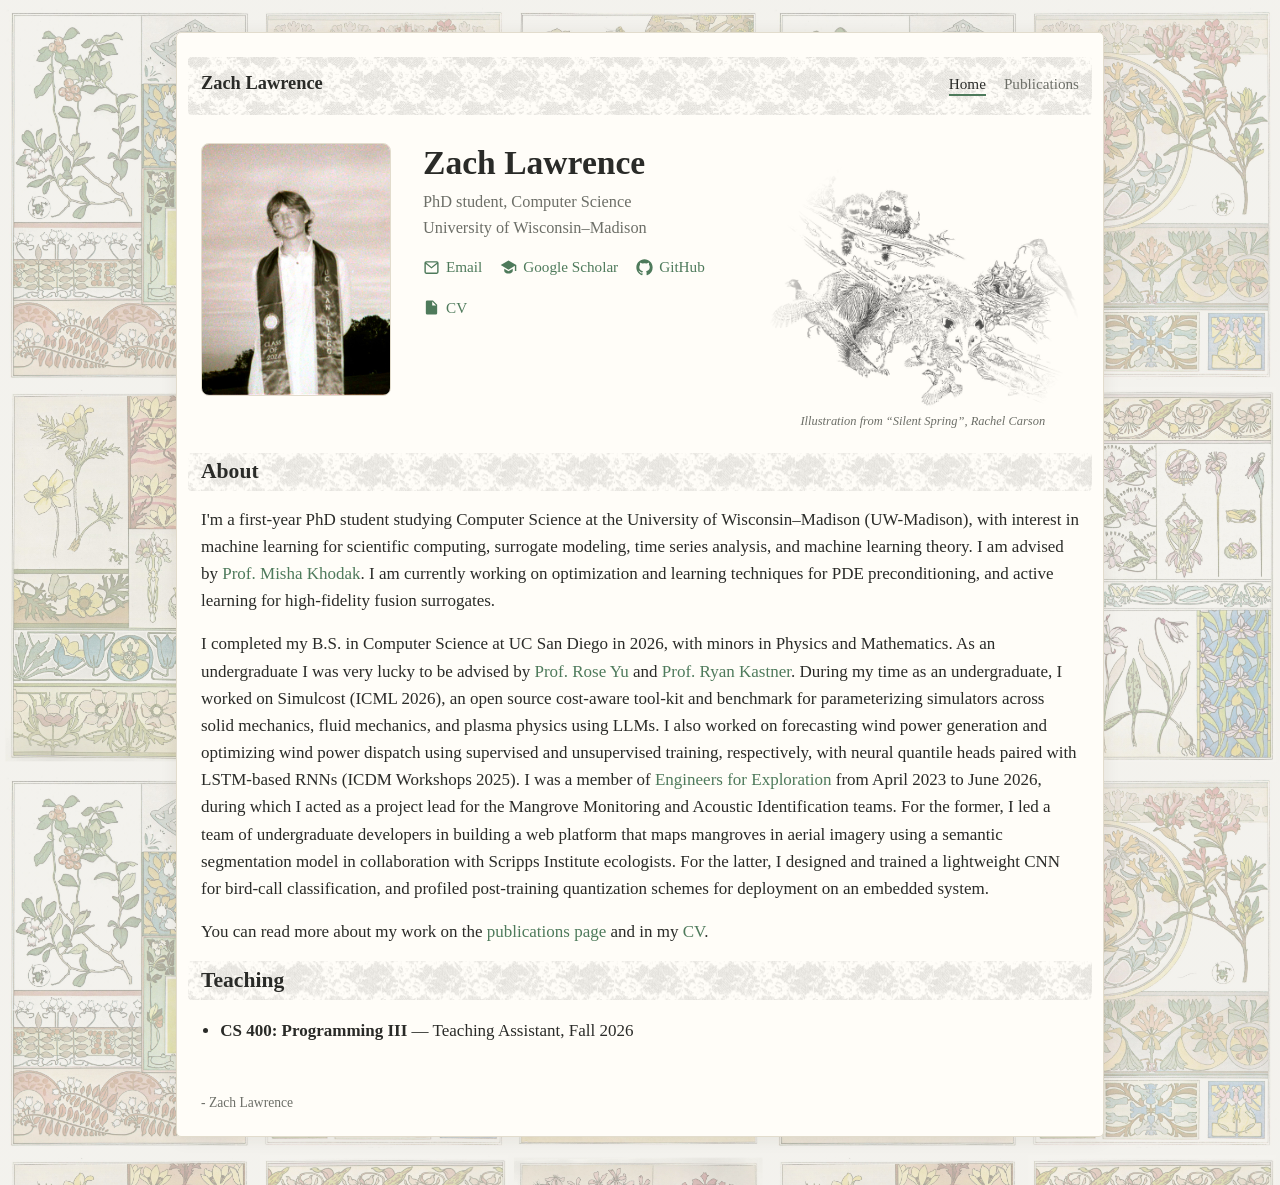
<file: index.html>
<!DOCTYPE html>
<html lang="en">
<head>
  <meta charset="utf-8">
  <meta name="viewport" content="width=device-width, initial-scale=1">
  <title>Zach Lawrence · CS PhD Student, UW–Madison · Machine Learning</title>
  <meta name="description" content="Zach Lawrence is a Computer Science PhD student at the University of Wisconsin–Madison (UW-Madison) working on machine learning for scientific computing, surrogate modeling, time series, and ML theory. Advised by Misha Khodak.">
  <meta name="author" content="Zach Lawrence">
  <meta name="robots" content="index, follow, max-image-preview:large">
  <meta name="theme-color" content="#f4f1e8">
  <link rel="canonical" href="https://zclawrence.com/">
  <link rel="icon" href="favicon.ico" sizes="any">
  <link rel="icon" href="favicon.png" type="image/png" sizes="192x192">
  <link rel="apple-touch-icon" href="apple-touch-icon.png">

  <!-- Open Graph (link previews in Slack, iMessage, LinkedIn, etc.) -->
  <meta property="og:type" content="profile">
  <meta property="og:title" content="Zach Lawrence · CS PhD Student, UW–Madison">
  <meta property="og:description" content="Computer Science PhD student at the University of Wisconsin–Madison working on machine learning for scientific computing, surrogate modeling, and ML theory.">
  <meta property="og:url" content="https://zclawrence.com/">
  <meta property="og:site_name" content="Zach Lawrence">
  <meta property="og:locale" content="en_US">
  <meta property="og:image" content="https://zclawrence.com/img/portrait2.jpg">
  <meta property="og:image:width" content="1247">
  <meta property="og:image:height" content="858">
  <meta property="og:image:alt" content="Portrait of Zach Lawrence">
  <meta property="profile:first_name" content="Zach">
  <meta property="profile:last_name" content="Lawrence">

  <!-- Structured data for search engines -->
  <script type="application/ld+json">
  {
    "@context": "https://schema.org",
    "@graph": [
      {
        "@type": "Person",
        "@id": "https://zclawrence.com/#person",
        "name": "Zach Lawrence",
        "givenName": "Zach",
        "familyName": "Lawrence",
        "url": "https://zclawrence.com/",
        "image": "https://zclawrence.com/img/portrait2.jpg",
        "email": "mailto:zclawrence@wisc.edu",
        "jobTitle": "PhD Student in Computer Science",
        "description": "Computer Science PhD student at the University of Wisconsin–Madison (UW-Madison) researching machine learning for scientific computing, surrogate modeling, time series analysis, and machine learning theory.",
        "affiliation": {
          "@type": "CollegeOrUniversity",
          "name": "University of Wisconsin–Madison",
          "alternateName": ["UW-Madison", "UW–Madison", "University of Wisconsin"],
          "url": "https://www.wisc.edu/",
          "department": {
            "@type": "Organization",
            "name": "Department of Computer Sciences",
            "url": "https://www.cs.wisc.edu/"
          }
        },
        "memberOf": {
          "@type": "Organization",
          "name": "Department of Computer Sciences, University of Wisconsin–Madison",
          "url": "https://www.cs.wisc.edu/"
        },
        "alumniOf": {
          "@type": "CollegeOrUniversity",
          "name": "University of California, San Diego",
          "alternateName": ["UC San Diego", "UCSD"],
          "url": "https://ucsd.edu/"
        },
        "knowsAbout": [
          "Machine Learning",
          "Scientific Computing",
          "Surrogate Modeling",
          "Time Series Analysis",
          "Machine Learning Theory",
          "PDE Preconditioning",
          "Active Learning",
          "Deep Learning"
        ],
        "sameAs": [
          "https://scholar.google.com/citations?user=KnUPnNwAAAAJ&hl=en",
          "https://github.com/zclawr"
        ]
      },
      {
        "@type": "WebSite",
        "@id": "https://zclawrence.com/#website",
        "url": "https://zclawrence.com/",
        "name": "Zach Lawrence",
        "description": "Personal academic website of Zach Lawrence, CS PhD student at UW-Madison.",
        "inLanguage": "en-US",
        "publisher": { "@id": "https://zclawrence.com/#person" }
      },
      {
        "@type": "ProfilePage",
        "@id": "https://zclawrence.com/#profilepage",
        "url": "https://zclawrence.com/",
        "name": "Zach Lawrence · CS PhD Student, UW–Madison · Machine Learning",
        "isPartOf": { "@id": "https://zclawrence.com/#website" },
        "mainEntity": { "@id": "https://zclawrence.com/#person" }
      }
    ]
  }
  </script>

  <link rel="preconnect" href="https://fonts.googleapis.com">
  <link rel="preconnect" href="https://fonts.gstatic.com" crossorigin>
  <link href="https://fonts.googleapis.com/css2?family=Inter:wght@400;500;600&family=Source+Serif+4:ital,wght@0,400;0,600;1,400&display=swap" rel="stylesheet">
  <link rel="stylesheet" href="css/style.css">
</head>
<body>
<div class="page">
  <main class="card">

    <header class="topbar">
      <a class="brand" href="index.html">Zach Lawrence</a>
      <ul class="nav">
        <li><a href="index.html" aria-current="page">Home</a></li>
        <li><a href="publications.html">Publications</a></li>
      </ul>
    </header>

    <section class="hero">
      <div class="portrait">
        <img src="img/portrait2.jpg" alt="Portrait of Zach Lawrence">
      </div>
      <div class="hero-text">
        <h1>Zach Lawrence</h1>
        <p class="title">PhD student, Computer Science<br>University of Wisconsin–Madison</p>
        <!-- Links come from links.csv; keep the two in sync. -->
        <ul class="links">
          <li><a href="mailto:zclawrence@wisc.edu">
            <svg viewBox="0 0 24 24" aria-hidden="true"><path d="M2 5.5A2.5 2.5 0 0 1 4.5 3h15A2.5 2.5 0 0 1 22 5.5v13a2.5 2.5 0 0 1-2.5 2.5h-15A2.5 2.5 0 0 1 2 18.5v-13Zm2.3-.5 7.7 6.2L19.7 5H4.3ZM20 7.1l-8 6.4-8-6.4V18.5c0 .3.2.5.5.5h15c.3 0 .5-.2.5-.5V7.1Z"/></svg>
            Email</a></li>
          <li><a href="https://scholar.google.com/citations?user=KnUPnNwAAAAJ&amp;hl=en">
            <svg viewBox="0 0 24 24" aria-hidden="true"><path d="M12 2 1 8.5l11 6.5 9-5.3V17h2V8.5L12 2Zm0 15.3-6-3.6v3.1c0 2 2.7 3.7 6 3.7s6-1.7 6-3.7v-3.1l-6 3.6Z"/></svg>
            Google Scholar</a></li>
          <li><a href="https://github.com/zclawr">
            <svg viewBox="0 0 24 24" aria-hidden="true"><path d="M12 .5C5.65.5.5 5.65.5 12c0 5.08 3.29 9.39 7.86 10.91.58.1.79-.25.79-.56v-2.17c-3.2.7-3.87-1.36-3.87-1.36-.52-1.33-1.28-1.68-1.28-1.68-1.04-.71.08-.7.08-.7 1.15.08 1.76 1.19 1.76 1.19 1.03 1.76 2.69 1.25 3.35.96.1-.75.4-1.25.73-1.54-2.55-.29-5.24-1.28-5.24-5.68 0-1.26.45-2.28 1.19-3.09-.12-.29-.52-1.46.11-3.05 0 0 .97-.31 3.17 1.18a11 11 0 0 1 5.77 0c2.2-1.49 3.17-1.18 3.17-1.18.63 1.59.23 2.76.11 3.05.74.81 1.19 1.83 1.19 3.09 0 4.41-2.69 5.38-5.25 5.67.41.36.78 1.06.78 2.13v3.16c0 .31.21.67.8.56A11.51 11.51 0 0 0 23.5 12C23.5 5.65 18.35.5 12 .5Z"/></svg>
            GitHub</a></li>
          <li><a href="CV.pdf" target="_blank" rel="noopener">
            <svg viewBox="0 0 24 24" aria-hidden="true"><path d="M6 2h8l6 6v12a2 2 0 0 1-2 2H6a2 2 0 0 1-2-2V4a2 2 0 0 1 2-2Zm7 1.5V9h5.5L13 3.5ZM8 12h8v1.6H8V12Zm0 3.4h8V17H8v-1.6Zm0-6.8h3v1.6H8V8.6Z"/></svg>
            CV</a></li>
        </ul>
      </div>
      <!-- Decorative engraving, blended into the page like an embossing. -->
      <figure class="hero-art">
        <img src="img/critters.jpg" alt="" aria-hidden="true">
        <figcaption>Illustration from “Silent Spring”, Rachel Carson</figcaption>
      </figure>
    </section>

    <section id="about">
      <h2>About</h2>
      <p>
        I'm a first-year PhD student studying Computer Science at the University of
        Wisconsin–Madison (UW-Madison), with interest in machine learning for scientific computing, surrogate modeling, 
        time series analysis, and machine learning theory. I am advised by 
        <a href="https://pages.cs.wisc.edu/~khodak/">Prof. Misha Khodak</a>. I am currently working on 
        optimization and learning techniques for PDE preconditioning, and active learning for high-fidelity fusion surrogates.

      </p>
      <p>
        I completed my B.S. in Computer Science at UC San Diego in 2026, with minors in
        Physics and Mathematics. As an undergraduate I was very lucky to be advised by 
        <a href="https://roseyu.com/">Prof. Rose Yu</a> and <a href="https://kastner.ucsd.edu/ryan/">Prof. Ryan Kastner</a>. 
        During my time as an undergraduate, I worked on Simulcost (ICML 2026), an open source cost-aware tool-kit and benchmark for 
        parameterizing simulators across solid mechanics, fluid mechanics, and plasma physics using LLMs. I also worked on forecasting
        wind power generation and optimizing wind power dispatch using supervised and unsupervised training, respectively, with 
        neural quantile heads paired with LSTM-based RNNs (ICDM Workshops 2025). I was a member of <a href="https://e4e.ucsd.edu/">Engineers for Exploration</a>
        from April 2023 to June 2026, during which I acted as a project lead for the Mangrove Monitoring and Acoustic Identification teams. For the former,
        I led a team of undergraduate developers in building a web platform that maps mangroves in aerial imagery using a semantic segmentation model in collaboration with Scripps Institute ecologists.
        For the latter, I designed and trained a lightweight CNN for bird-call classification, and profiled post-training quantization schemes for deployment on an embedded system.
      </p>
      <p>
        You can read more about my work on the <a href="publications.html">publications page</a>
        and in my <a href="CV.pdf" target="_blank" rel="noopener">CV</a>. 
      </p>
    </section>

    <section id="teaching">
      <h2>Teaching</h2>
       <ul>
          <li><strong>CS 400: Programming III</strong> — Teaching Assistant, Fall 2026</li>
        </ul>
    </section>

    <footer class="footer">
      - Zach Lawrence
    </footer>
  </main>
</div>
</body>
</html>
</file>
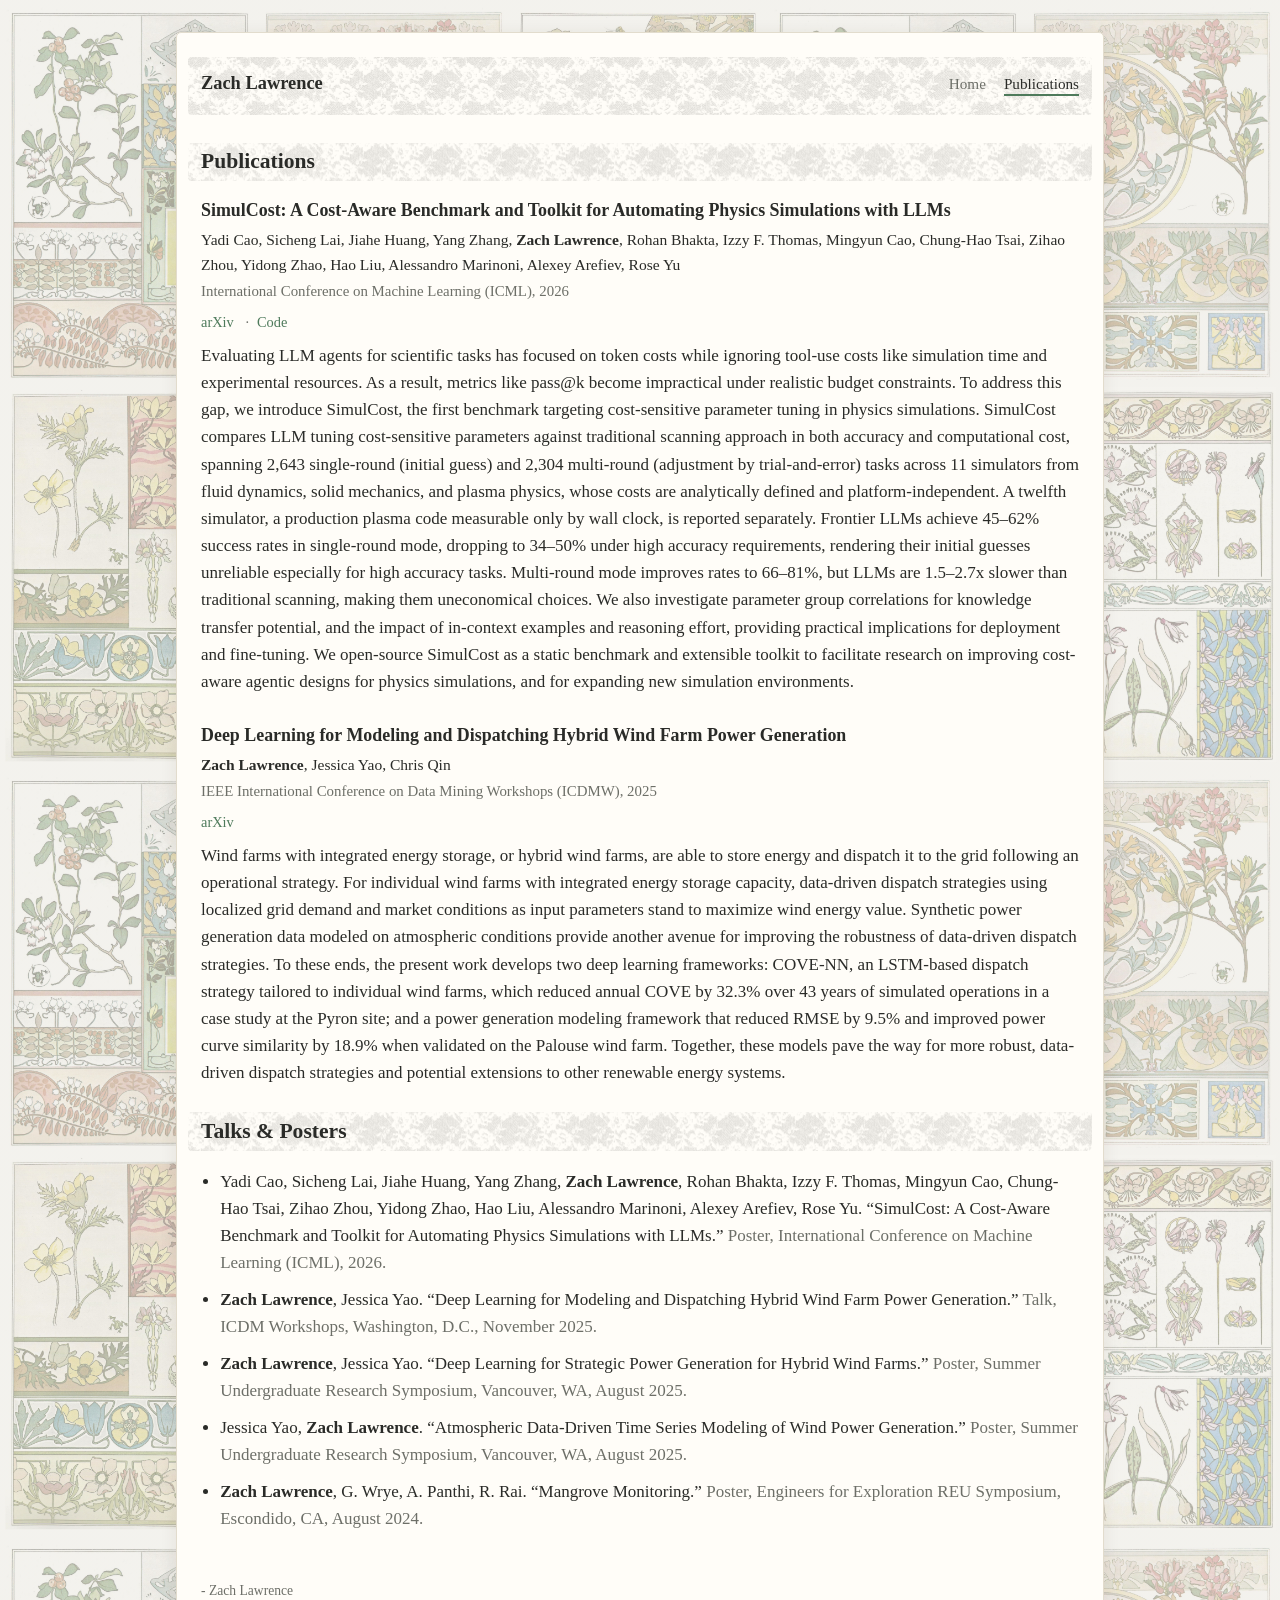
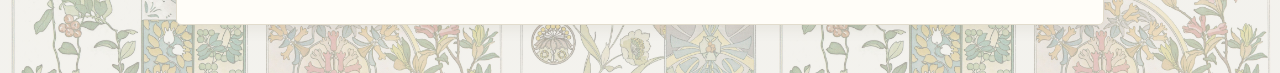
<file: publications.html>
<!DOCTYPE html>
<html lang="en">
<head>
  <meta charset="utf-8">
  <meta name="viewport" content="width=device-width, initial-scale=1">
  <title>Publications · Zach Lawrence · Machine Learning, UW–Madison</title>
  <meta name="description" content="Papers, talks, and posters by Zach Lawrence, CS PhD student at UW-Madison: machine learning for physics simulation (SimulCost, ICML 2026) and deep learning for wind power forecasting and dispatch (ICDM Workshops 2025).">
  <meta name="author" content="Zach Lawrence">
  <meta name="robots" content="index, follow, max-image-preview:large">
  <meta name="theme-color" content="#f4f1e8">
  <link rel="canonical" href="https://zclawrence.com/publications.html">
  <link rel="icon" href="favicon.ico" sizes="any">
  <link rel="icon" href="favicon.png" type="image/png" sizes="192x192">
  <link rel="apple-touch-icon" href="apple-touch-icon.png">

  <!-- Open Graph (link previews in Slack, iMessage, LinkedIn, etc.) -->
  <meta property="og:type" content="website">
  <meta property="og:title" content="Publications · Zach Lawrence">
  <meta property="og:description" content="Papers, talks, and posters by Zach Lawrence, CS PhD student at UW-Madison working on machine learning for scientific computing.">
  <meta property="og:url" content="https://zclawrence.com/publications.html">
  <meta property="og:site_name" content="Zach Lawrence">
  <meta property="og:locale" content="en_US">
  <meta property="og:image" content="https://zclawrence.com/img/portrait2.jpg">
  <meta property="og:image:width" content="1247">
  <meta property="og:image:height" content="858">
  <meta property="og:image:alt" content="Portrait of Zach Lawrence">

  <!-- Structured data for search engines -->
  <script type="application/ld+json">
  {
    "@context": "https://schema.org",
    "@graph": [
      {
        "@type": "CollectionPage",
        "@id": "https://zclawrence.com/publications.html#page",
        "url": "https://zclawrence.com/publications.html",
        "name": "Publications · Zach Lawrence",
        "description": "Papers, talks, and posters by Zach Lawrence.",
        "inLanguage": "en-US",
        "isPartOf": { "@id": "https://zclawrence.com/#website" },
        "about": { "@id": "https://zclawrence.com/#person" },
        "hasPart": [
          { "@id": "https://arxiv.org/abs/2603.20253" },
          { "@id": "https://arxiv.org/abs/2512.00728" }
        ]
      },
      {
        "@type": "Person",
        "@id": "https://zclawrence.com/#person",
        "name": "Zach Lawrence",
        "url": "https://zclawrence.com/",
        "sameAs": [
          "https://scholar.google.com/citations?user=KnUPnNwAAAAJ&hl=en",
          "https://github.com/zclawr"
        ]
      },
      {
        "@type": "ScholarlyArticle",
        "@id": "https://arxiv.org/abs/2603.20253",
        "headline": "SimulCost: A Cost-Aware Benchmark and Toolkit for Automating Physics Simulations with LLMs",
        "url": "https://arxiv.org/abs/2603.20253",
        "sameAs": "https://arxiv.org/abs/2603.20253",
        "datePublished": "2026",
        "inLanguage": "en",
        "author": [
          { "@type": "Person", "name": "Yadi Cao" },
          { "@type": "Person", "name": "Sicheng Lai" },
          { "@type": "Person", "name": "Jiahe Huang" },
          { "@type": "Person", "name": "Yang Zhang" },
          { "@id": "https://zclawrence.com/#person" },
          { "@type": "Person", "name": "Rohan Bhakta" },
          { "@type": "Person", "name": "Izzy F. Thomas" },
          { "@type": "Person", "name": "Mingyun Cao" },
          { "@type": "Person", "name": "Chung-Hao Tsai" },
          { "@type": "Person", "name": "Zihao Zhou" },
          { "@type": "Person", "name": "Yidong Zhao" },
          { "@type": "Person", "name": "Hao Liu" },
          { "@type": "Person", "name": "Alessandro Marinoni" },
          { "@type": "Person", "name": "Alexey Arefiev" },
          { "@type": "Person", "name": "Rose Yu" }
        ],
        "isPartOf": {
          "@type": "PublicationEvent",
          "name": "International Conference on Machine Learning (ICML) 2026"
        },
        "keywords": ["machine learning", "LLM agents", "physics simulation", "benchmark", "scientific computing"],
        "codeRepository": "https://github.com/Rose-STL-Lab/SimulCost-Bench"
      },
      {
        "@type": "ScholarlyArticle",
        "@id": "https://arxiv.org/abs/2512.00728",
        "headline": "Deep Learning for Modeling and Dispatching Hybrid Wind Farm Power Generation",
        "url": "https://arxiv.org/abs/2512.00728",
        "sameAs": "https://arxiv.org/abs/2512.00728",
        "datePublished": "2025",
        "inLanguage": "en",
        "author": [
          { "@id": "https://zclawrence.com/#person" },
          { "@type": "Person", "name": "Jessica Yao" },
          { "@type": "Person", "name": "Chris Qin" }
        ],
        "isPartOf": {
          "@type": "PublicationEvent",
          "name": "IEEE International Conference on Data Mining Workshops (ICDMW) 2025"
        },
        "keywords": ["deep learning", "wind power forecasting", "time series", "LSTM", "energy dispatch"]
      }
    ]
  }
  </script>

  <link rel="preconnect" href="https://fonts.googleapis.com">
  <link rel="preconnect" href="https://fonts.gstatic.com" crossorigin>
  <link href="https://fonts.googleapis.com/css2?family=Inter:wght@400;500;600&family=Source+Serif+4:ital,wght@0,400;0,600;1,400&display=swap" rel="stylesheet">
  <link rel="stylesheet" href="css/style.css">
</head>
<body>
<div class="page">
  <main class="card">

    <header class="topbar">
      <a class="brand" href="index.html">Zach Lawrence</a>
      <ul class="nav">
        <li><a href="index.html">Home</a></li>
        <li><a href="publications.html" aria-current="page">Publications</a></li>
      </ul>
    </header>

    <section id="papers">
      <h1 class="section-heading">Publications</h1>

      <article class="pub">
        <p class="pub-title">SimulCost: A Cost-Aware Benchmark and Toolkit for Automating Physics Simulations with LLMs</p>
        <p class="authors">Yadi Cao, Sicheng Lai, Jiahe Huang, Yang Zhang, <strong>Zach Lawrence</strong>, Rohan Bhakta, Izzy F. Thomas, Mingyun Cao, Chung-Hao Tsai, Zihao Zhou, Yidong Zhao, Hao Liu, Alessandro Marinoni, Alexey Arefiev, Rose Yu</p>
        <p class="venue">International Conference on Machine Learning (ICML), 2026</p>
        <p class="pub-links">
          <a href="https://arxiv.org/abs/2603.20253">arXiv</a>
          <a href="https://github.com/Rose-STL-Lab/SimulCost-Bench">Code</a>
        </p>
        <p class="summary">
          Evaluating LLM agents for scientific tasks has focused on token costs while ignoring
          tool-use costs like simulation time and experimental resources. As a result, metrics
          like pass@k become impractical under realistic budget constraints. To address this gap,
          we introduce SimulCost, the first benchmark targeting cost-sensitive parameter tuning in
          physics simulations. SimulCost compares LLM tuning cost-sensitive parameters against
          traditional scanning approach in both accuracy and computational cost, spanning 2,643
          single-round (initial guess) and 2,304 multi-round (adjustment by trial-and-error) tasks
          across 11 simulators from fluid dynamics, solid mechanics, and plasma physics, whose
          costs are analytically defined and platform-independent. A twelfth simulator, a
          production plasma code measurable only by wall clock, is reported separately. Frontier
          LLMs achieve 45&ndash;62% success rates in single-round mode, dropping to 34&ndash;50%
          under high accuracy requirements, rendering their initial guesses unreliable especially
          for high accuracy tasks. Multi-round mode improves rates to 66&ndash;81%, but LLMs are
          1.5&ndash;2.7x slower than traditional scanning, making them uneconomical choices. We
          also investigate parameter group correlations for knowledge transfer potential, and the
          impact of in-context examples and reasoning effort, providing practical implications for
          deployment and fine-tuning. We open-source SimulCost as a static benchmark and
          extensible toolkit to facilitate research on improving cost-aware agentic designs for
          physics simulations, and for expanding new simulation environments.
        </p>
      </article>

      <article class="pub">
        <p class="pub-title">Deep Learning for Modeling and Dispatching Hybrid Wind Farm Power Generation</p>
        <p class="authors"><strong>Zach Lawrence</strong>, Jessica Yao, Chris Qin</p>
        <p class="venue">IEEE International Conference on Data Mining Workshops (ICDMW), 2025</p>
        <p class="pub-links">
          <a href="https://arxiv.org/abs/2512.00728">arXiv</a>
        </p>
        <p class="summary">
          Wind farms with integrated energy storage, or hybrid wind farms, are able to store
          energy and dispatch it to the grid following an operational strategy. For individual
          wind farms with integrated energy storage capacity, data-driven dispatch strategies
          using localized grid demand and market conditions as input parameters stand to maximize
          wind energy value. Synthetic power generation data modeled on atmospheric conditions
          provide another avenue for improving the robustness of data-driven dispatch strategies.
          To these ends, the present work develops two deep learning frameworks: COVE-NN, an
          LSTM-based dispatch strategy tailored to individual wind farms, which reduced annual
          COVE by 32.3% over 43 years of simulated operations in a case study at the Pyron site;
          and a power generation modeling framework that reduced RMSE by 9.5% and improved power
          curve similarity by 18.9% when validated on the Palouse wind farm. Together, these
          models pave the way for more robust, data-driven dispatch strategies and potential
          extensions to other renewable energy systems.
        </p>
      </article>
    </section>

    <section id="talks">
      <h2>Talks &amp; Posters</h2>
      <ul class="talks">
        <li>
          Yadi Cao, Sicheng Lai, Jiahe Huang, Yang Zhang, <strong>Zach Lawrence</strong>, Rohan Bhakta, Izzy F. Thomas, Mingyun Cao, Chung-Hao Tsai, Zihao Zhou, Yidong Zhao, Hao Liu, Alessandro Marinoni, Alexey Arefiev, Rose Yu. “SimulCost: A Cost-Aware Benchmark and Toolkit for Automating Physics Simulations with LLMs.”
          <span class="muted">Poster, International Conference on Machine Learning (ICML), 2026.</span>
        </li>
        <li>
          <strong>Zach Lawrence</strong>, Jessica Yao. “Deep Learning for Modeling and Dispatching Hybrid Wind Farm Power Generation.”
          <span class="muted">Talk, ICDM Workshops, Washington, D.C., November 2025.</span>
        </li>
        <li>
          <strong>Zach Lawrence</strong>, Jessica Yao. “Deep Learning for Strategic Power Generation for Hybrid Wind Farms.”
          <span class="muted">Poster, Summer Undergraduate Research Symposium, Vancouver, WA, August 2025.</span>
        </li>
        <li>
          Jessica Yao, <strong>Zach Lawrence</strong>. “Atmospheric Data-Driven Time Series Modeling of Wind Power Generation.”
          <span class="muted">Poster, Summer Undergraduate Research Symposium, Vancouver, WA, August 2025.</span>
        </li>
        <li>
          <strong>Zach Lawrence</strong>, G. Wrye, A. Panthi, R. Rai. “Mangrove Monitoring.”
          <span class="muted">Poster, Engineers for Exploration REU Symposium, Escondido, CA, August 2024.</span>
        </li>
      </ul>
    </section>

    <footer class="footer">
      - Zach Lawrence
    </footer>
  </main>
</div>
</body>
</html>
</file>
<file: css/style.css>
:root {
  --bg: #f4f1e8;
  --card: #fffdf8;
  --text: #2a2b28;
  --muted: #6d6f68;
  --accent: #4e7a5b;
  --accent-hover: #b4563b;
  --border: #e2dccd;
  --wallpaper-opacity: 0.12;
  --art-opacity: 0.7;
  --art-blend: multiply;
  --art-filter: none;
  --shadow: 0 2px 18px rgba(60, 50, 30, 0.08);
  --bg-opacity: 0.9;
  --bg-veil: color-mix(in srgb, var(--bg) calc((1 - var(--bg-opacity)) * 100%), transparent);
  --serif: Georgia, "Times New Roman", serif;
}

*, *::before, *::after { box-sizing: border-box; }

/* The pattern lives on the root element so it paints the entire canvas:
   it keeps repeating above, below, and beyond the page, including overscroll.
   The translucent colour layer on top reproduces --bg-opacity. */
html {
  -webkit-text-size-adjust: 100%;
  background-color: var(--bg);
  background-image:
    linear-gradient(var(--bg-veil), var(--bg-veil)),
    url("../img/bg_grid.jpg");
  background-repeat: repeat;
  background-size: auto, 60% auto;
}

body {
  margin: 0;
  color: var(--text);
  font-family: var(--serif);
  font-size: 17px;
  line-height: 1.6;
  min-height: 100vh;
}

a {
  color: var(--accent);
  text-decoration: none;
  border-bottom: 1px solid transparent;
  transition: color 0.15s, border-color 0.15s;
}
a:hover, a:focus-visible { color: var(--accent-hover); border-bottom-color: currentColor; }

h1, h2, h3 { font-family: var(--serif); font-weight: 600; line-height: 1.2; margin: 0; }
h1 { font-size: 2.1rem; }
/* .section-heading lets a page's top-level <h1> share the h2 look. */
h2, .section-heading {
  font-size: 1.35rem;
  margin: 2.2rem -0.8rem 0.9rem;
  padding: 0.4rem 0.8rem;
}
h2:first-child, .section-heading:first-child { margin-top: 0; }

h2, .section-heading, .topbar {
  position: relative;
  border-radius: 4px;
}
h2::before, .section-heading::before, .topbar::before {
  content: "";
  position: absolute;
  inset: 0;
  z-index: -1;
  border-radius: inherit;
  background: url("../img/tile.png") repeat center;
  background-size: 216px 216px;
  opacity: var(--wallpaper-opacity);
  mix-blend-mode:exclusion;
  pointer-events: none;
}
h3 { font-size: 1.08rem; margin: 1.3rem 0 0.3rem; }
p { margin: 0 0 1rem; }
ul { padding-left: 1.2rem; }
li { margin-bottom: 0.35rem; }
.muted { color: var(--muted); }
.placeholder { color: var(--muted); font-style: italic; }

.page {
  max-width: 960px;
  margin: 32px auto 48px;
  padding: 0 16px;
}
.card {
  background: var(--card);
  border: 1px solid var(--border);
  border-radius: 5px;
  box-shadow: var(--shadow);
  padding: 24px 24px 22px;
  isolation: isolate;
}

.topbar {
  display: flex;
  flex-wrap: wrap;
  align-items: baseline;
  justify-content: space-between;
  gap: 8px 20px;
  margin: 0 -0.8rem 28px;
  padding: 12px 0.8rem;
}
.brand { font-family: var(--serif); font-size: 1.15rem; font-weight: 600; color: var(--text); }
.brand:hover { color: var(--accent-hover); border-bottom-color: transparent; }
.nav { display: flex; flex-wrap: wrap; gap: 4px 18px; margin: 0; padding: 0; list-style: none; }
.nav a { color: var(--muted); font-size: 0.95rem; padding-bottom: 2px; }
.nav a:hover { color: var(--accent-hover); }
.nav a[aria-current="page"] { color: var(--text); border-bottom: 2px solid var(--accent); }

.hero { display: flex; gap: 32px; align-items: flex-start; margin-bottom: 1.5rem; }
.hero .portrait {
  width: 190px;
  flex: 0 0 190px;
  aspect-ratio: 3 / 4;
  overflow: hidden;
  border-radius: 8px;
  border: 1px solid var(--border);
}

.hero .portrait img {
  display: block;
  width: 100%;
  height: 100%;
  object-fit: cover;
  object-position: 52% 50%;
  transform: scale(var(--portrait-zoom, 1.4));
  transform-origin: 60% 100%;
  filter: saturate(5);
}

.hero-text { flex: 1 1 auto; min-width: 0; }

.hero-art {
  flex: 0 4 500px;
  min-width: 0;
  margin: 0;
}
.hero-art img {
  display: block;
  width: 100%;
  height: calc(240px * 4 / 3);
  object-fit: cover;
  opacity: var(--art-opacity);
  mix-blend-mode: var(--art-blend);
  filter: var(--art-filter);
  -webkit-mask-image: radial-gradient(ellipse closest-side at center, #000 50%, transparent 100%);
  mask-image: radial-gradient(ellipse closest-side at center, #000 50%, transparent 100%);
  pointer-events: none;
  user-select: none;
}

.hero-art figcaption {
  margin-top: -3rem;
  text-align: center;
  font-family: var(--serif);
  font-style: italic;
  font-size: 0.78rem;
  line-height: 1.1;
  color: var(--muted);
}
@media (max-width: 900px) { .hero-art { display: none; } }
.hero-text .title { color: var(--muted); margin: 0.35rem 0 0.9rem; font-size: 1.02rem; }

.links { display: flex; flex-wrap: wrap; gap: 6px 18px; padding: 0; margin: 0; list-style: none; }
.links a { display: inline-flex; align-items: center; gap: 6px; font-size: 0.95rem; }
.links svg { width: 17px; height: 17px; fill: currentColor; flex: 0 0 auto; }

.pub { margin-bottom: 1.6rem; }
.pub .pub-title { font-family: var(--serif); font-size: 1.12rem; font-weight: 600; margin: 0 0 0.2rem; }
.pub .authors { margin: 0 0 0.15rem; font-size: 0.97rem; }
.pub .venue { color: var(--muted); font-size: 0.93rem; margin: 0 0 0.45rem; }
.pub .pub-links { font-size: 0.9rem; margin: 0 0 0.5rem; }
.pub .pub-links a + a::before { content: "·"; color: var(--muted); margin: 0 8px 0 0; }
.pub .pub-links a + a { margin-left: 8px; }
.pub .summary { margin: 0; }
.talks li { margin-bottom: 0.6rem; }

.footer {
  margin-top: 3rem;
  color: var(--muted);
  font-size: 0.85rem;
}

@media (max-width: 640px) {
  body { font-size: 16px; }
  .page { margin-top: 16px; }
  .card { padding: 22px 18px 28px; border-radius: 8px; }
  .hero { flex-direction: column; gap: 18px; }
  .hero .portrait { width: 160px; flex-basis: auto; }
  h1 { font-size: 1.8rem; }
}
</file>
